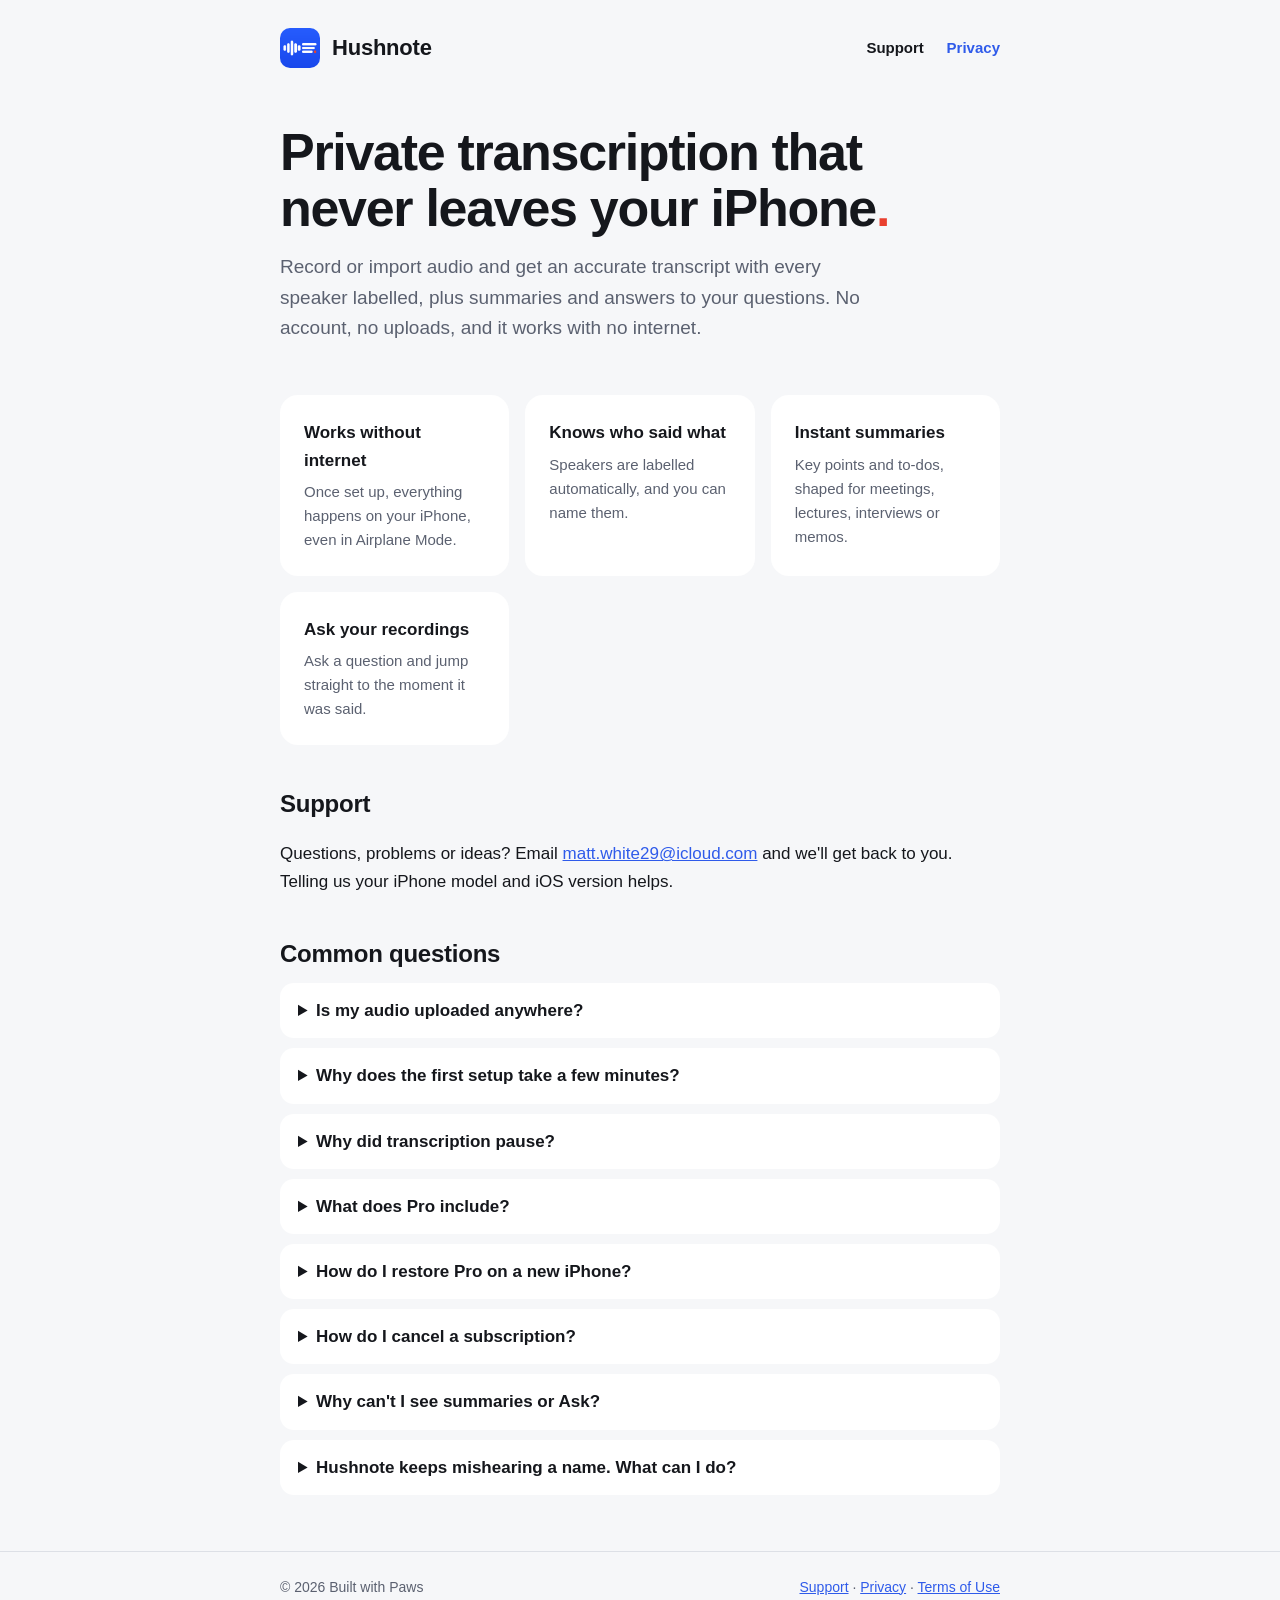
<file: index.html>
<!doctype html>
<html lang="en-GB">
<head>
<meta charset="utf-8">
<meta name="viewport" content="width=device-width, initial-scale=1">
<title>Hushnote · Private transcription for iPhone</title>
<meta name="description" content="Hushnote turns recordings into accurate transcripts, summaries and answers, entirely on your iPhone. Support and contact.">
<link rel="icon" type="image/png" href="favicon.png">
<link rel="apple-touch-icon" href="apple-touch-icon.png">
<link rel="stylesheet" href="style.css">
</head>
<body>
<header class="top">
  <div class="wrap">
    <a class="brand" href="./"><img src="icon.png" alt="">Hushnote</a>
    <nav aria-label="Main">
      <a href="./" aria-current="page">Support</a>
      <a href="privacy.html">Privacy</a>
    </nav>
  </div>
</header>

<main class="wrap">
  <section class="hero">
    <h1>Private transcription that never leaves your iPhone<span class="dot">.</span></h1>
    <p>Record or import audio and get an accurate transcript with every speaker labelled, plus summaries and answers to your questions. No account, no uploads, and it works with no internet.</p>
  </section>

  <div class="grid">
    <div class="card"><h3>Works without internet</h3><p>Once set up, everything happens on your iPhone, even in Airplane Mode.</p></div>
    <div class="card"><h3>Knows who said what</h3><p>Speakers are labelled automatically, and you can name them.</p></div>
    <div class="card"><h3>Instant summaries</h3><p>Key points and to-dos, shaped for meetings, lectures, interviews or memos.</p></div>
    <div class="card"><h3>Ask your recordings</h3><p>Ask a question and jump straight to the moment it was said.</p></div>
  </div>

  <h2>Support</h2>
  <p>Questions, problems or ideas? Email <a href="mailto:matt.white29@icloud.com?subject=Hushnote%20support">matt.white29@icloud.com</a> and we'll get back to you. Telling us your iPhone model and iOS version helps.</p>

  <h2>Common questions</h2>
  <details>
    <summary>Is my audio uploaded anywhere?</summary>
    <p>No. Recording, transcription, speaker labels, summaries and answers all happen on your iPhone. The app only goes online to download its speech models. See the <a href="privacy.html">privacy policy</a> for details.</p>
  </details>
  <details>
    <summary>Why does the first setup take a few minutes?</summary>
    <p>Hushnote downloads its speech model once, then prepares it for your particular iPhone. After that one-time step it's ready straight away every time. Keep the app open while it gets ready.</p>
  </details>
  <details>
    <summary>Why did transcription pause?</summary>
    <p>iOS can pause long transcriptions if the screen locks or you spend a while in another app. Keep Hushnote open until it finishes; the "Keep screen awake" setting helps. Anything unfinished carries on next time you open the app.</p>
  </details>
  <details>
    <summary>What does Pro include?</summary>
    <p>Every feature is free. Free notes are transcribed up to 2 minutes each; Pro transcribes recordings of any length and finishes your earlier 2-minute previews as soon as you upgrade. Pro is available monthly, yearly or as a one-off lifetime purchase.</p>
  </details>
  <details>
    <summary>How do I restore Pro on a new iPhone?</summary>
    <p>Pro is restored automatically when you sign in with the same Apple Account. If it isn't, tap Restore purchases in Settings.</p>
  </details>
  <details>
    <summary>How do I cancel a subscription?</summary>
    <p>Open the Settings app, tap your name, then Subscriptions, and choose Hushnote Pro. Or use Manage subscription in Hushnote's Settings. The lifetime purchase never renews.</p>
  </details>
  <details>
    <summary>Why can't I see summaries or Ask?</summary>
    <p>These use Apple Intelligence, so they need an iPhone that supports it, running iOS 26 or later, with Apple Intelligence turned on in Settings. Transcription and speaker labels work on any iPhone with iOS 17 or later.</p>
  </details>
  <details>
    <summary>Hushnote keeps mishearing a name. What can I do?</summary>
    <p>Add the correct spelling to the word dictionary in Settings to improve future transcripts, and use Find and replace from a note's menu to fix existing ones.</p>
  </details>
</main>

<footer>
  <div class="wrap">
    <span>© 2026 Built with Paws</span>
    <span><a href="./">Support</a> · <a href="privacy.html">Privacy</a> · <a href="https://www.apple.com/legal/internet-services/itunes/dev/stdeula/">Terms of Use</a></span>
  </div>
</footer>
</body>
</html>
</file>
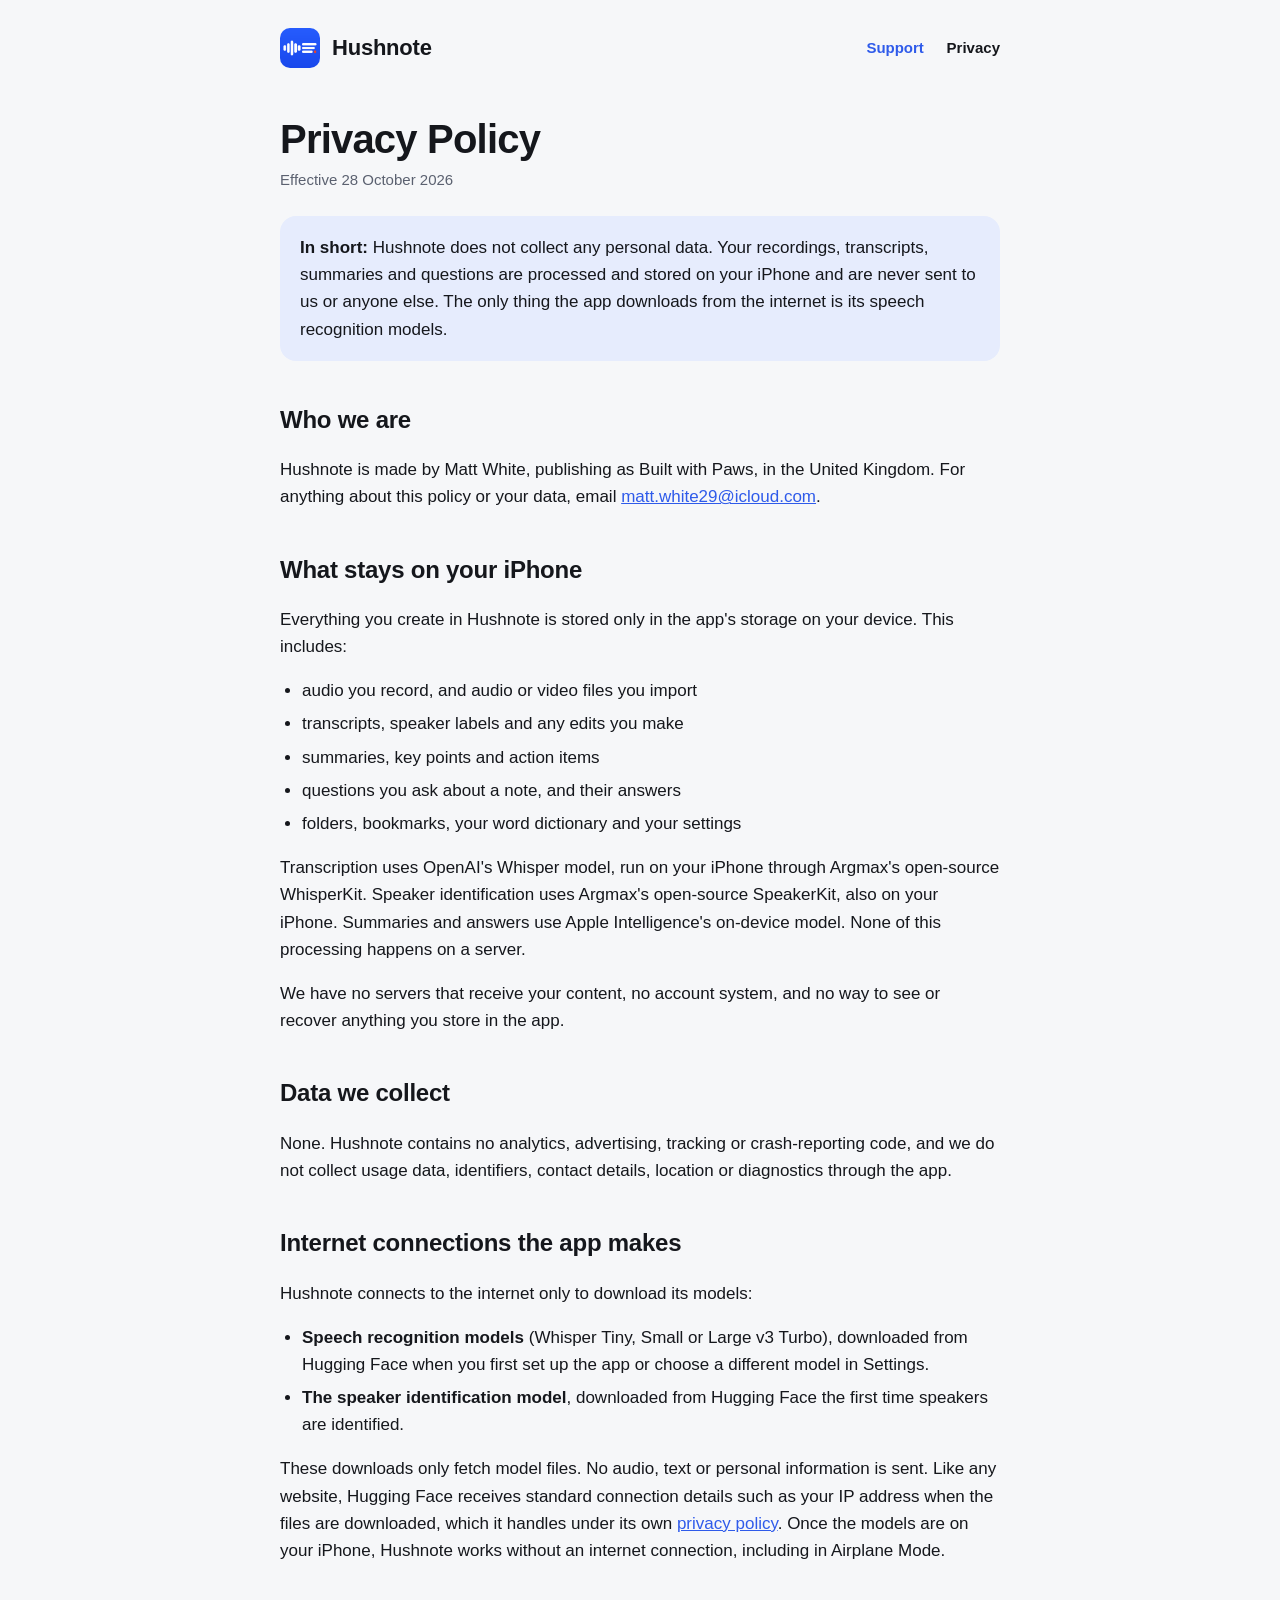
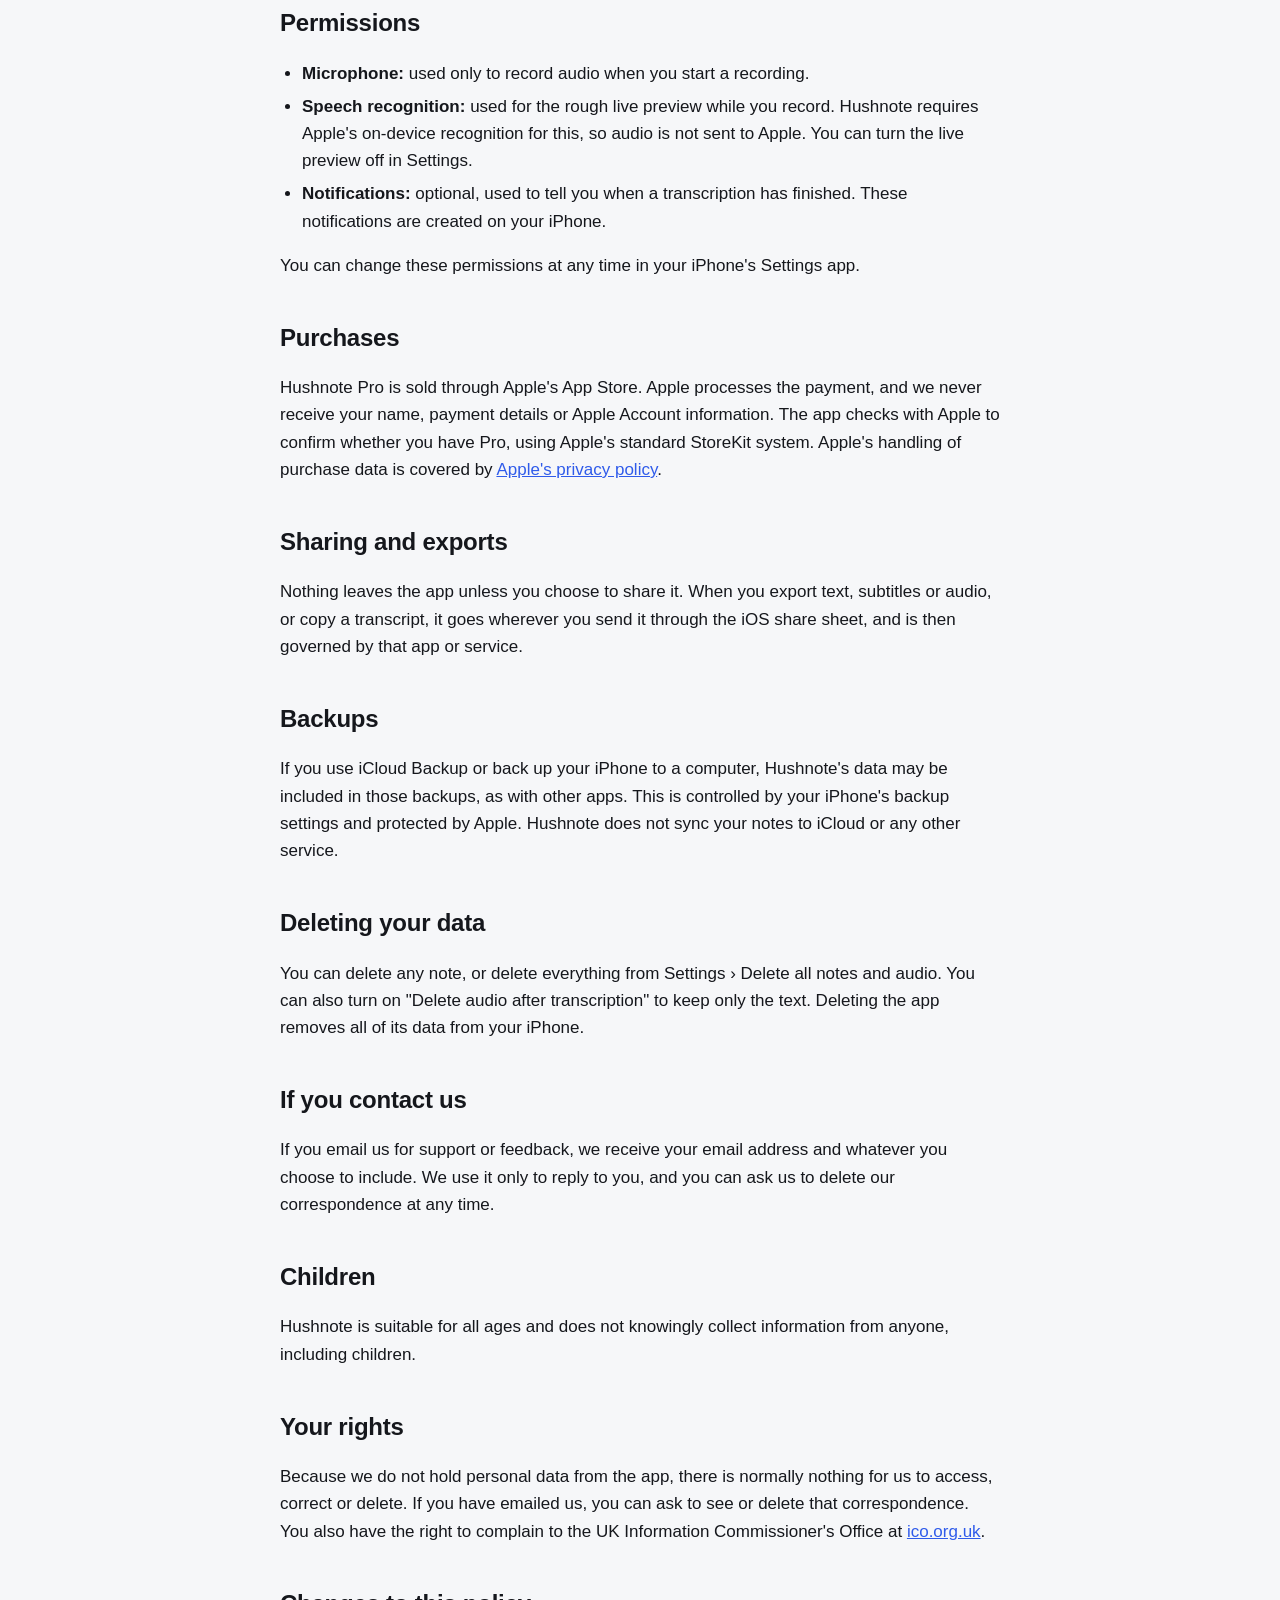
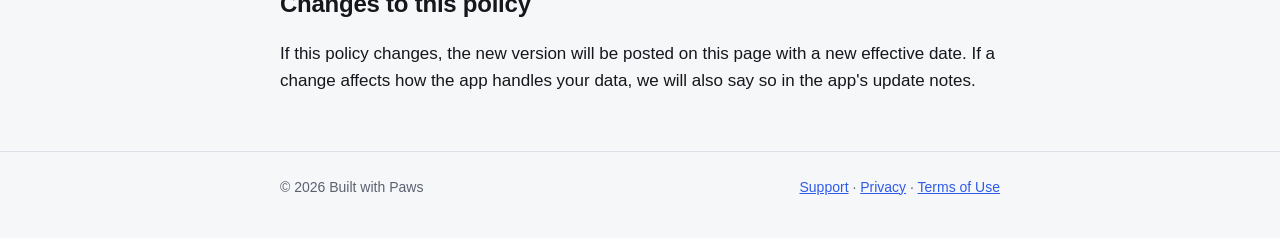
<file: privacy.html>
<!doctype html>
<html lang="en-GB">
<head>
<meta charset="utf-8">
<meta name="viewport" content="width=device-width, initial-scale=1">
<title>Privacy Policy · Hushnote</title>
<meta name="description" content="How Hushnote handles your data: recordings and transcripts stay on your iPhone, and no personal data is collected.">
<link rel="icon" type="image/png" href="favicon.png">
<link rel="apple-touch-icon" href="apple-touch-icon.png">
<link rel="stylesheet" href="style.css">
</head>
<body>
<header class="top">
  <div class="wrap">
    <a class="brand" href="./"><img src="icon.png" alt="">Hushnote</a>
    <nav aria-label="Main">
      <a href="./">Support</a>
      <a href="privacy.html" aria-current="page">Privacy</a>
    </nav>
  </div>
</header>

<main class="wrap doc">
  <h1>Privacy Policy</h1>
  <p class="meta">Effective 28 October 2026</p>

  <div class="summary">
    <p><strong>In short:</strong> Hushnote does not collect any personal data. Your recordings, transcripts, summaries and questions are processed and stored on your iPhone and are never sent to us or anyone else. The only thing the app downloads from the internet is its speech recognition models.</p>
  </div>

  <h2>Who we are</h2>
  <p>Hushnote is made by Matt White, publishing as Built with Paws, in the United Kingdom. For anything about this policy or your data, email <a href="mailto:matt.white29@icloud.com">matt.white29@icloud.com</a>.</p>

  <h2>What stays on your iPhone</h2>
  <p>Everything you create in Hushnote is stored only in the app's storage on your device. This includes:</p>
  <ul>
    <li>audio you record, and audio or video files you import</li>
    <li>transcripts, speaker labels and any edits you make</li>
    <li>summaries, key points and action items</li>
    <li>questions you ask about a note, and their answers</li>
    <li>folders, bookmarks, your word dictionary and your settings</li>
  </ul>
  <p>Transcription uses OpenAI's Whisper model, run on your iPhone through Argmax's open-source WhisperKit. Speaker identification uses Argmax's open-source SpeakerKit, also on your iPhone. Summaries and answers use Apple Intelligence's on-device model. None of this processing happens on a server.</p>
  <p>We have no servers that receive your content, no account system, and no way to see or recover anything you store in the app.</p>

  <h2>Data we collect</h2>
  <p>None. Hushnote contains no analytics, advertising, tracking or crash-reporting code, and we do not collect usage data, identifiers, contact details, location or diagnostics through the app.</p>

  <h2>Internet connections the app makes</h2>
  <p>Hushnote connects to the internet only to download its models:</p>
  <ul>
    <li><strong>Speech recognition models</strong> (Whisper Tiny, Small or Large v3 Turbo), downloaded from Hugging Face when you first set up the app or choose a different model in Settings.</li>
    <li><strong>The speaker identification model</strong>, downloaded from Hugging Face the first time speakers are identified.</li>
  </ul>
  <p>These downloads only fetch model files. No audio, text or personal information is sent. Like any website, Hugging Face receives standard connection details such as your IP address when the files are downloaded, which it handles under its own <a href="https://huggingface.co/privacy">privacy policy</a>. Once the models are on your iPhone, Hushnote works without an internet connection, including in Airplane Mode.</p>

  <h2>Permissions</h2>
  <ul>
    <li><strong>Microphone:</strong> used only to record audio when you start a recording.</li>
    <li><strong>Speech recognition:</strong> used for the rough live preview while you record. Hushnote requires Apple's on-device recognition for this, so audio is not sent to Apple. You can turn the live preview off in Settings.</li>
    <li><strong>Notifications:</strong> optional, used to tell you when a transcription has finished. These notifications are created on your iPhone.</li>
  </ul>
  <p>You can change these permissions at any time in your iPhone's Settings app.</p>

  <h2>Purchases</h2>
  <p>Hushnote Pro is sold through Apple's App Store. Apple processes the payment, and we never receive your name, payment details or Apple Account information. The app checks with Apple to confirm whether you have Pro, using Apple's standard StoreKit system. Apple's handling of purchase data is covered by <a href="https://www.apple.com/legal/privacy/">Apple's privacy policy</a>.</p>

  <h2>Sharing and exports</h2>
  <p>Nothing leaves the app unless you choose to share it. When you export text, subtitles or audio, or copy a transcript, it goes wherever you send it through the iOS share sheet, and is then governed by that app or service.</p>

  <h2>Backups</h2>
  <p>If you use iCloud Backup or back up your iPhone to a computer, Hushnote's data may be included in those backups, as with other apps. This is controlled by your iPhone's backup settings and protected by Apple. Hushnote does not sync your notes to iCloud or any other service.</p>

  <h2>Deleting your data</h2>
  <p>You can delete any note, or delete everything from Settings › Delete all notes and audio. You can also turn on "Delete audio after transcription" to keep only the text. Deleting the app removes all of its data from your iPhone.</p>

  <h2>If you contact us</h2>
  <p>If you email us for support or feedback, we receive your email address and whatever you choose to include. We use it only to reply to you, and you can ask us to delete our correspondence at any time.</p>

  <h2>Children</h2>
  <p>Hushnote is suitable for all ages and does not knowingly collect information from anyone, including children.</p>

  <h2>Your rights</h2>
  <p>Because we do not hold personal data from the app, there is normally nothing for us to access, correct or delete. If you have emailed us, you can ask to see or delete that correspondence. You also have the right to complain to the UK Information Commissioner's Office at <a href="https://ico.org.uk/">ico.org.uk</a>.</p>

  <h2>Changes to this policy</h2>
  <p>If this policy changes, the new version will be posted on this page with a new effective date. If a change affects how the app handles your data, we will also say so in the app's update notes.</p>
</main>

<footer>
  <div class="wrap">
    <span>© 2026 Built with Paws</span>
    <span><a href="./">Support</a> · <a href="privacy.html">Privacy</a> · <a href="https://www.apple.com/legal/internet-services/itunes/dev/stdeula/">Terms of Use</a></span>
  </div>
</footer>
</body>
</html>
</file>
<file: style.css>
:root {
  --ground: #F6F7F9;
  --card: #FFFFFF;
  --ink: #15171C;
  --muted: #5B6170;
  --line: #DDE0E6;
  --accent: #2F5BEA;
  --accent-soft: #E6ECFD;
  --coral: #E9402F;
}
@media (prefers-color-scheme: dark) {
  :root {
    --ground: #0E1014;
    --card: #1A1D24;
    --ink: #F3F4F7;
    --muted: #A3A9B5;
    --line: #2C303A;
    --accent: #7C9BFF;
    --accent-soft: #1E2A4D;
  }
}
* { box-sizing: border-box; }
html { -webkit-text-size-adjust: 100%; }
body {
  margin: 0;
  background: var(--ground);
  color: var(--ink);
  font-family: -apple-system, BlinkMacSystemFont, "Inter", "Segoe UI", Roboto, sans-serif;
  font-size: 17px;
  line-height: 1.6;
}
a { color: var(--accent); }
a:hover { text-decoration-thickness: 2px; }
.wrap { max-width: 760px; margin: 0 auto; padding: 0 20px; }
header.top { padding: 28px 0 8px; }
header.top .wrap { display: flex; align-items: center; justify-content: space-between; gap: 16px; flex-wrap: wrap; }
.brand { display: flex; align-items: center; gap: 12px; text-decoration: none; color: var(--ink); font-weight: 800; font-size: 22px; letter-spacing: -0.01em; }
.brand img { width: 40px; height: 40px; border-radius: 10px; }
nav a { margin-left: 18px; font-weight: 600; font-size: 15px; text-decoration: none; }
nav a:first-child { margin-left: 0; }
nav a[aria-current="page"] { color: var(--ink); }
.hero { padding: 48px 0 24px; }
.hero h1 { font-size: clamp(34px, 6vw, 52px); line-height: 1.08; letter-spacing: -0.025em; margin: 0 0 16px; }
.hero h1 .dot { color: var(--coral); }
.hero p { font-size: 19px; color: var(--muted); margin: 0; max-width: 600px; }
.card { background: var(--card); border-radius: 18px; padding: 24px; margin: 20px 0; }
.grid { display: grid; grid-template-columns: repeat(auto-fit, minmax(220px, 1fr)); gap: 16px; margin: 28px 0; }
.grid .card { margin: 0; }
.grid h3 { margin: 0 0 6px; font-size: 17px; }
.grid p { margin: 0; color: var(--muted); font-size: 15px; }
h2 { font-size: 24px; letter-spacing: -0.01em; margin: 40px 0 10px; }
h3 { font-size: 18px; margin: 28px 0 6px; }
.doc h1 { font-size: clamp(30px, 5vw, 40px); letter-spacing: -0.02em; margin: 40px 0 6px; line-height: 1.15; }
.doc .meta { color: var(--muted); margin: 0 0 24px; font-size: 15px; }
.summary { background: var(--accent-soft); border-radius: 16px; padding: 18px 20px; margin: 24px 0; }
.summary p { margin: 0; }
ul { padding-left: 22px; }
li { margin: 6px 0; }
details { background: var(--card); border-radius: 14px; padding: 14px 18px; margin: 10px 0; }
summary { cursor: pointer; font-weight: 600; }
details p { margin: 10px 0 0; color: var(--muted); }
footer { border-top: 1px solid var(--line); margin-top: 56px; padding: 24px 0 40px; color: var(--muted); font-size: 14px; }
footer .wrap { display: flex; justify-content: space-between; gap: 12px; flex-wrap: wrap; }
@media (max-width: 520px) {
  body { font-size: 16px; }
  nav a { margin-left: 14px; }
  .card { padding: 20px; }
}
</file>
